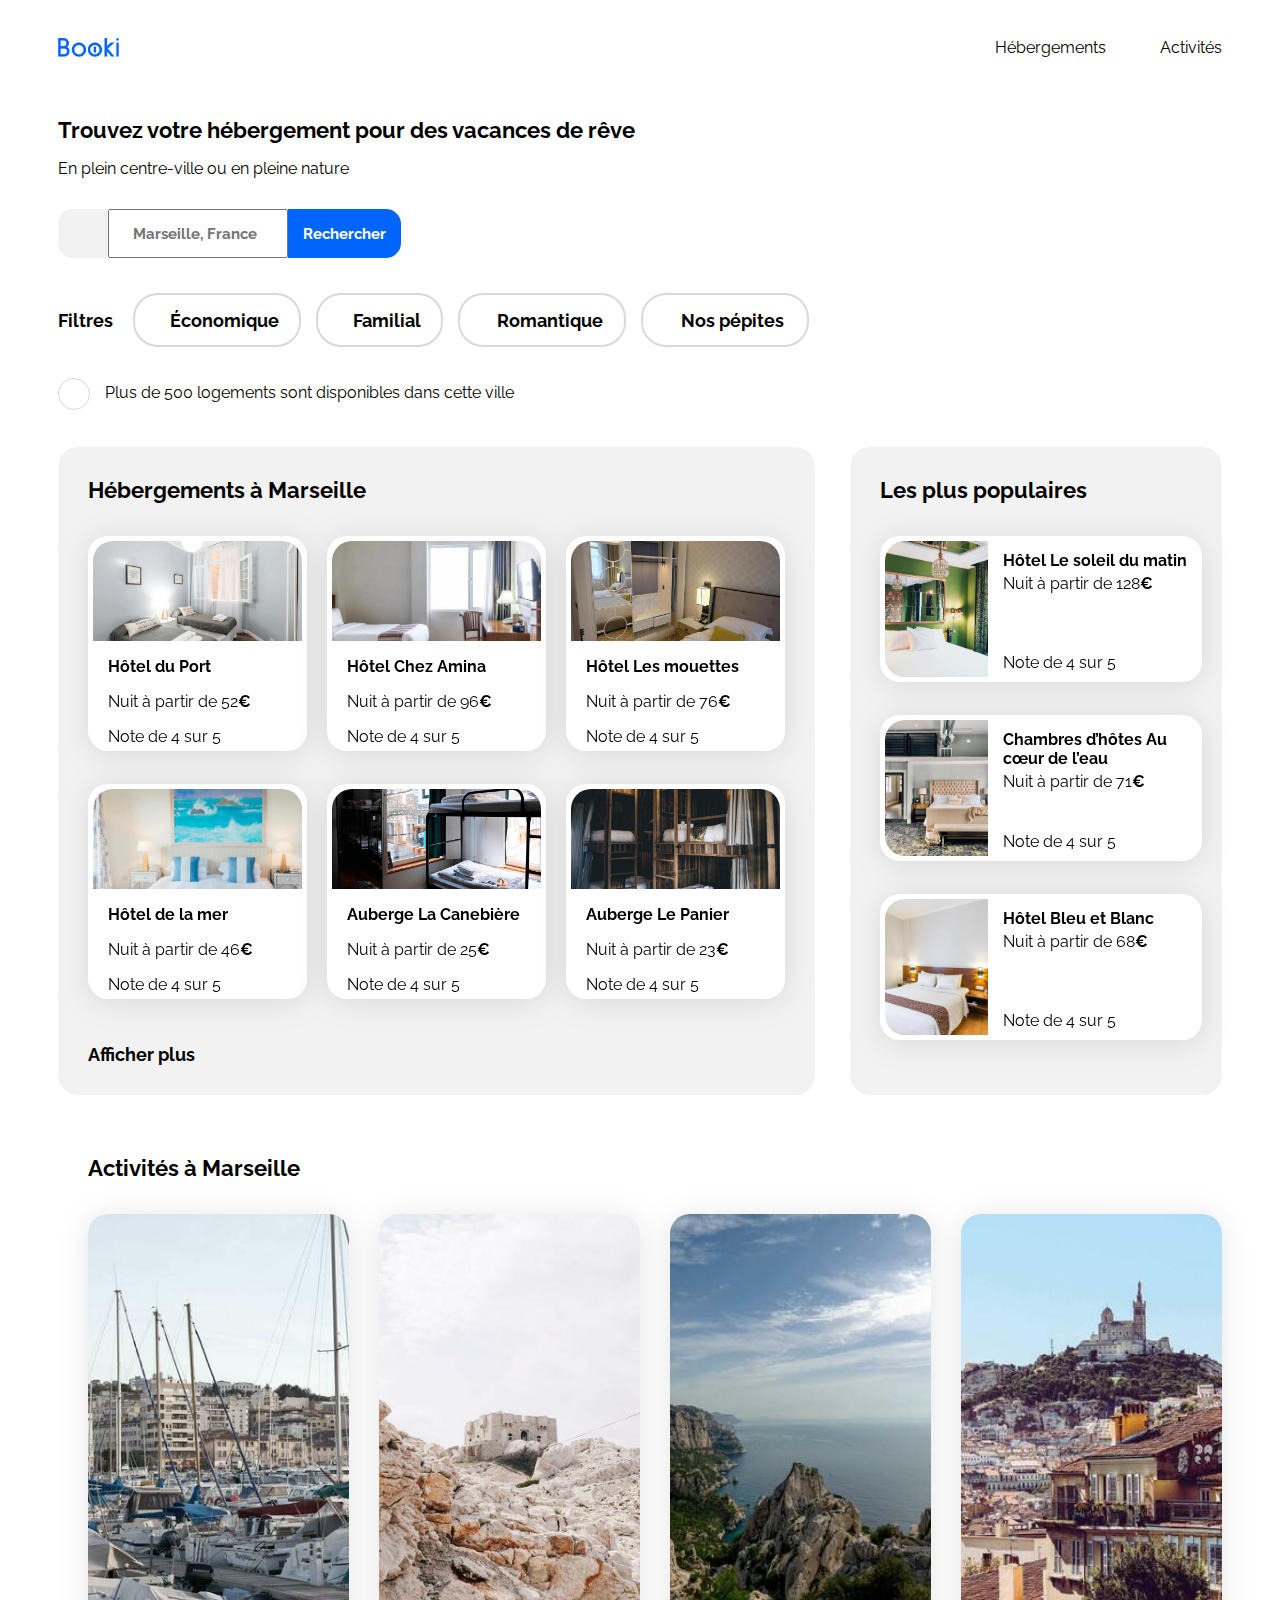
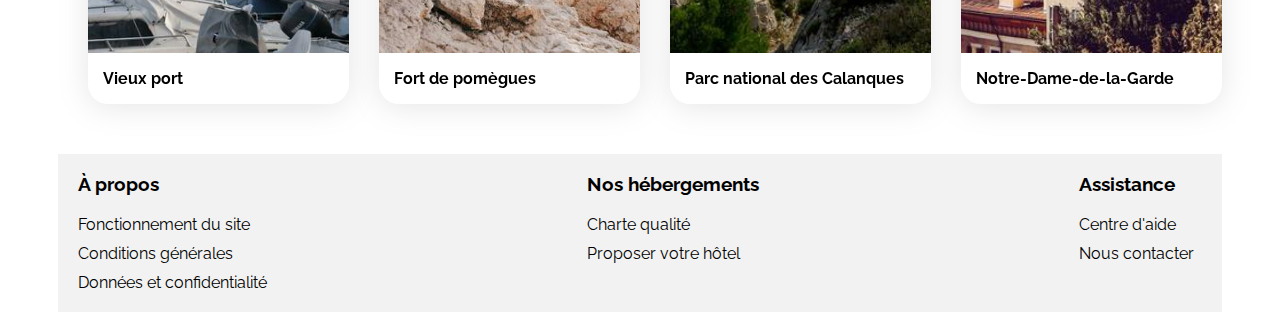
<file: index.html>
<!DOCTYPE html>
<html lang="fr">

<head>
    <meta charset="UTF-8">
    <meta name="viewport" content="width=device-width, initial-scale=1.0">
    <title>Booki</title>
    <link rel="preconnect" href="https://fonts.googleapis.com">
    <link rel="preconnect" href="https://fonts.gstatic.com" crossorigin>
    <link href="https://fonts.googleapis.com/css2?family=Raleway:wght@400;500;700&display=swap" rel="stylesheet">
    <link rel="stylesheet" href="https://cdnjs.cloudflare.com/ajax/libs/font-awesome/6.2.1/css/all.min.css"
        integrity="sha512-MV7K8+y+gLIBoVD59lQIYicR65iaqukzvf/nwasF0nqhPay5w/9lJmVM2hMDcnK1OnMGCdVK+iQrJ7lzPJQd1w=="
        crossorigin="anonymous" referrerpolicy="no-referrer" />
    <link rel="stylesheet" href="css/style.css">
</head>

<body>
    <header >
        
        <nav>
            <img src="images/logo/Booki.png" alt="Logobooki">
            
            <div>
                <a href="#ancre-hebergement" class="hebergenav"> Hébergements</a>

                <a href="#ancre-activites" class="activnav"> Activités</a>
            </div>
        </nav>
    </header>
    <main>
        <div class="main-container"> 
            <div class="formulaire-de-recherche">
                <section class="trouvez-votre-hebergement">
                
                        <h1 class="section-title">Trouvez votre hébergement pour des vacances de rêve</h1>
                        <p class="card-subtitle "> En plein centre-ville ou en pleine nature</p> 
                    
                </section>
            
                <form>
                    <div class="barre-de-recherche">
                        <div class="container-logo">
                            <i class="fa-solid fa-location-dot"></i>
                        </div>
                        <input type="search" placeholder="Marseille, France">
                        <button class="bouton-recherche"><span>Rechercher</span> <i class="fa-solid fa-magnifying-glass" style="color: #ffffff;"></i> </button>
                    </div>
                </form>
               
                <section class="filtres-infogroup">
                  
                        <div class="filtre-text"></div>
                        <h2 class="filtre-text">Filtres</h2>
                    
                    <div class="div-filtres">
                        
                        <div class="filtre-eco">
                        <i class="fa-solid fa-money-bill-wave"></i>
                        <h3 class="filtre-subtitle">Économique</h3>
                        </div>

                        <div class="filtre-famille">
                        <i class="fa-solid fa-person"></i>
                        <h3 class="filtre-subtitle">Familial</h3>
                        </div>

                        <div class="filtre-romantique">
                        <i class="fa-solid fa-heart"></i>
                        <h3 class="filtre-subtitle">Romantique</h3>
                        </div>

                        <div class="filtre-pepite">
                        <i class="fa-solid fa-fire"></i>
                        <h3 class="filtre-subtitle">Nos <span>pépites</span></h3>
                        </div>      
                    </div>    
                        
                </section>
                
                <div class="informations">
                    <div> <i class="fa-solid fa-info" ></i></div>
                    <p class="card-subtitle">Plus de 500 logements sont disponibles dans cette ville</p>
                       
                </div>

            </div>
            
            <div class="hebergements-and-populaires">
                <section class="hebergements">
                    <div class="hebergements-title">
                        <h2 class="section-title" id="ancre-hebergement">Hébergements à Marseille</h2>
                    </div>
            
                    <div class="hebergements-card">
                        <a href="#">
                            <article class="card2">
                                <img class="card2-img" src="./images/hebergements/fred-kleber.jpg" alt="Image de l'hotel du port montrant deux lit">
                                <div class="card-content">
                                    <div class="card-txt">
                                        <h3 class="card-title">Hôtel du Port</h3>
                                        <p class="card-subtitle">Nuit à partir de 52<span class="euro">€</span></p>
                                    </div>
                                    <div class="card-rating">
                                        <i class="fa-xs fa-solid fa-star" aria-hidden="true"></i>
                                        <i class="fa-xs fa-solid fa-star" aria-hidden="true"></i>
                                        <i class="fa-xs fa-solid fa-star" aria-hidden="true"></i>
                                        <i class="fa-xs fa-solid fa-star" aria-hidden="true"></i>
                                        <i class="fa-xs fa-solid fa-star neutral-star" aria-hidden="true"></i>
                                        <span class="sr-only">Note de 4 sur 5</span>
                                    </div>
                                </div>
                            </article>
                        </a>

                        <a href="#">
                            <article class="card2">
                                <img class="card2-img" src="./images/hebergements/febrian-zakaria.jpg" alt="Image de l'hotel chez anima montrant deux lit">
                                <div class="card-content">
                                    <div class="card-txt">
                                        <h3 class="card-title">Hôtel Chez Amina</h3>
                                        <p class="card-subtitle">Nuit à partir de 96<span class="euro">€</span></p>
                                    </div>
                                    <div class="card-rating">
                                        <i class="fa-xs fa-solid fa-star" aria-hidden="true"></i>
                                        <i class="fa-xs fa-solid fa-star" aria-hidden="true"></i>
                                        <i class="fa-xs fa-solid fa-star" aria-hidden="true"></i>
                                        <i class="fa-xs fa-solid fa-star" aria-hidden="true"></i>
                                        <i class="fa-xs fa-solid fa-star neutral-star" aria-hidden="true"></i>
                                        <span class="sr-only">Note de 4 sur 5</span>
                                    </div>
                                </div>
                            </article>
                        </a>

                        <a href="#">
                            <article class="card2">
                                <img class="card2-img" src="./images/hebergements/reisetopia.jpg" alt="Image de l'hotel les mouettes montrant deux lit">
                                <div class="card-content">
                                    <div class="card-txt">
                                        <h3 class="card-title">Hôtel Les mouettes</h3>
                                        <p class="card-subtitle">Nuit à partir de 76<span class="euro">€</span></p>
                                    </div>
                                    <div class="card-rating">
                                        <i class="fa-xs fa-solid fa-star" aria-hidden="true"></i>
                                        <i class="fa-xs fa-solid fa-star" aria-hidden="true"></i>
                                        <i class="fa-xs fa-solid fa-star" aria-hidden="true"></i>
                                        <i class="fa-xs fa-solid fa-star" aria-hidden="true"></i>
                                        <i class="fa-xs fa-solid fa-star neutral-star" aria-hidden="true"></i>
                                        <span class="sr-only">Note de 4 sur 5</span>
                                    </div>
                                </div>
                            </article>
                        </a>
                    </div>
                    <div class="hebergements-card2">
                        <a href="#">
                            <article class="card2">
                                <img class="card2-img" src="./images/hebergements/annie-spratt.jpg" alt="Image de l'hotel de la mer montrant un lit">
                                <div class="card-content">
                                    <div class="card-txt">
                                        <h3 class="card-title">Hôtel de la mer</h3>
                                        <p class="card-subtitle">Nuit à partir de 46<span class="euro">€</span></p>
                                    </div>
                                    <div class="card-rating">
                                        <i class="fa-xs fa-solid fa-star" aria-hidden="true"></i>
                                        <i class="fa-xs fa-solid fa-star" aria-hidden="true"></i>
                                        <i class="fa-xs fa-solid fa-star" aria-hidden="true"></i>
                                        <i class="fa-xs fa-solid fa-star" aria-hidden="true"></i>
                                        <i class="fa-xs fa-solid fa-star neutral-star" aria-hidden="true"></i>
                                        <span class="sr-only">Note de 4 sur 5</span>
                                    </div>
                                </div>
                            </article>
                        </a>

                        <a href="#">
                            <article class="card2">
                                <img class="card2-img" src="./images/hebergements/marcus-loke.jpg" alt="Image de l'auberge la canebiere montrant deux lit">
                                <div class="card-content">
                                    <div class="card-txt">
                                        <h3 class="card-title">Auberge La Canebière</h3>
                                        <p class="card-subtitle">Nuit à partir de 25<span class="euro">€</span></p>
                                    </div>
                                    <div class="card-rating">
                                        <i class="fa-xs fa-solid fa-star" aria-hidden="true"></i>
                                        <i class="fa-xs fa-solid fa-star" aria-hidden="true"></i>
                                        <i class="fa-xs fa-solid fa-star" aria-hidden="true"></i>
                                        <i class="fa-xs fa-solid fa-star" aria-hidden="true"></i>
                                        <i class="fa-xs fa-solid fa-star neutral-star" aria-hidden="true"></i>
                                        <span class="sr-only">Note de 4 sur 5</span>
                                    </div>
                                </div>
                            </article>
                        </a>

                        <a href="#">
                            <article class="card2">
                                <img class="card2-img" src="./images/hebergements/nicate-lee.jpg" alt="Image de l'auberge le panier montrant plusieurs lits">
                                <div class="card-content">
                                    <div class="card-txt">
                                        <h3 class="card-title">Auberge Le Panier</h3>
                                        <p class="card-subtitle">Nuit à partir de 23<span class="euro">€</span></p>
                                    </div>
                                    <div class="card-rating">
                                        <i class="fa-xs fa-solid fa-star" aria-hidden="true"></i>
                                        <i class="fa-xs fa-solid fa-star" aria-hidden="true"></i>
                                        <i class="fa-xs fa-solid fa-star" aria-hidden="true"></i>
                                        <i class="fa-xs fa-solid fa-star" aria-hidden="true"></i>
                                        <i class="fa-xs fa-solid fa-star neutral-star" aria-hidden="true"></i>
                                        <span class="sr-only">Note de 4 sur 5</span>
                                    </div>
                                </div>
                            </article>
                        </a>
                    </div>             
                    <div class="Affichez-plus-text">
                        <a href="#" class="affichez-plus-text">Afficher plus</a>
                    </div>
                </section>

                <section class="populaires">
                    <div class="populaires-title">
                        <h2 class="section-title">Les plus populaires</h2>
                        <i class="fa-solid fa-chart-line" aria-hidden="true"></i>
                    </div>
                    <div class="populaires-cards">
                        <a href="#">
                            <article class="card">
                                <img src="./images/hebergements/emile-guillemot.jpg" alt="Image de la chambre d'hôtel montrant un lit">
                                <div class="card-content">
                                    <div class="card-txt">
                                        <h3 class="card-title">Hôtel Le soleil du matin</h3>
                                        <p class="card-subtitle">Nuit à partir de 128<span class="euro">€</span></p>
                                    </div>
                                    <div class="card-rating">
                                        <i class="fa-xs fa-solid fa-star" aria-hidden="true"></i>
                                        <i class="fa-xs fa-solid fa-star" aria-hidden="true"></i>
                                        <i class="fa-xs fa-solid fa-star" aria-hidden="true"></i>
                                        <i class="fa-xs fa-solid fa-star" aria-hidden="true"></i>
                                        <i class="fa-xs fa-solid fa-star neutral-star" aria-hidden="true"></i>
                                        <span class="sr-only">Note de 4 sur 5</span>
                                    </div>
                                </div>
                            </article>
                        </a>
                        <a href="#">
                            <article class="card">
                                <img src="./images/hebergements/aw-creative.jpg" alt="Image de la chambre d'hôtel montrant un lit">
                                <div class="card-content">
                                    <div class="card-txt">
                                        <h3 class="card-title">Chambres d’hôtes Au cœur de l’eau</h3>
                                        <p class="card-subtitle">Nuit à partir de 71<span class="euro">€</span></p>
                                    </div>
                                    <div class="card-rating">
                                        <i class="fa-xs fa-solid fa-star" aria-hidden="true"></i>
                                        <i class="fa-xs fa-solid fa-star" aria-hidden="true"></i>
                                        <i class="fa-xs fa-solid fa-star" aria-hidden="true"></i>
                                        <i class="fa-xs fa-solid fa-star" aria-hidden="true"></i>
                                        <i class="fa-xs fa-solid fa-star neutral-star" aria-hidden="true"></i>
                                        <span class="sr-only">Note de 4 sur 5</span>
                                    </div>
                                </div>
                            </article>
                        </a>
                        <a href="#">
                            <article class="card">
                                <img src="./images/hebergements/febrian-zakaria2.jpg" alt="Image de la chambre d'hôtel montrant un lit">
                                <div class="card-content">
                                    <div class="card-txt">
                                        <h3 class="card-title">Hôtel Bleu et Blanc</h3>
                                        <p class="card-subtitle">Nuit à partir de 68<span class="euro">€</span></p>
                                    </div>
                                    <div class="card-rating">
                                        <i class="fa-xs fa-solid fa-star" aria-hidden="true"></i>
                                        <i class="fa-xs fa-solid fa-star" aria-hidden="true"></i>
                                        <i class="fa-xs fa-solid fa-star" aria-hidden="true"></i>
                                        <i class="fa-xs fa-solid fa-star" aria-hidden="true"></i>
                                        <i class="fa-xs fa-solid fa-star neutral-star" aria-hidden="true"></i>
                                        <span class="sr-only">Note de 4 sur 5</span>
                                    </div>
                                </div>
                            </article>
                        </a>
                    </div>
                </section>
            </div>
        

            <div class="activites-a-marseille">
                <section class="activites-a-marseille">
                    <div class="activites-title">
                        <h2 class="section-title" id="ancre-activites">Activités à Marseille</h2>
                    </div>

                    <div class="activites-card">
                        <a href="#">
                            <article class="card-activites">
                                <img class="card-activite-img" src="./images/activites/reno-laithienne.jpg" alt="image du port de marseille">
                                <div class="card-content">
                                    <div class="card-txt">
                                        <h3 class="card-title">Vieux port</h3>
                                    </div>
                                </div>
                            </article>
                        </a>

                        <a href="#">
                            <article class="card-activites">
                                <img class="card-activite-img" src="./images/activites/paul-hermann.jpg" alt="image du fort de pomegues">
                                <div class="card-content">
                                    <div class="card-txt">
                                        <h3 class="card-title">Fort de pomègues</h3>
                                    </div>
                                </div>
                            </article>
                        </a>

                        <a href="#">
                            <article class="card-activites">
                                <img class="card-activite-img" src="./images/activites/kilyan-sockalingum.jpg" alt="image du parc national des calanques">
                                <div class="card-content">
                                    <div class="card-txt">
                                        <h3 class="card-title">Parc national des Calanques</h3>
                                    </div>
                                </div>
                            </article>
                        </a>

                        <a href="#">
                            <article class="card-activites">
                                <img class="card-activite-img" src="./images/activites/florian-wehde.jpg" alt="image de notre dame de la garde">
                                <div class="card-content">
                                    <div class="card-txt">
                                        <h3 class="card-title">Notre-Dame-de-la-Garde</h3>
                                    </div>
                                </div>
                            </article>
                        </a>
                    </div>
                </section>
            </div>
        </div>
    </main>
    <footer>
        <div class="main-container"> 

            <nav class="conteneur-pdp">
                <section class="a-propos">
               
                    <h3 class="title-pdp">À propos</h3>
                    <a href="#" class="pdp-subtitle">Fonctionnement du site</a>
                    <a href="#" class="pdp-subtitle">Conditions générales</a>
                    <a href="#" class="pdp-subtitle">Données et confidentialité</a>
           
                </section>

                <section class="nos-hebergements">
          
                    <h3 class="title-pdp">Nos hébergements</h3>
                    <a href="#" class="pdp-subtitle">Charte qualité</a>
                    <a href="#" class="pdp-subtitle">Proposer votre hôtel</a>
            
                </section>
            
                <section class="assistance">
              
                    <h3 class="title-pdp">Assistance</h3>
                    <a href="#" class="pdp-subtitle">Centre d'aide</a>
                    <a href="#" class="pdp-subtitle">Nous contacter</a>
            
                </section>
            </nav>
        </div>
    </footer>
    
</body>

</html>
</file>
<file: css/style.css>
/****** General ***********/
* {
    font-family: 'Raleway', sans-serif;
}

:root {
    --main-color: #0065FC;
    --main-bg-color: #F2F2F2;
    --filter-bg-color: #DEEBFF;
}

.fa-solid {
    color: var(--main-color);
}

body {
    display: flex;
    flex-direction: column;
    justify-content: center;
}

.main-container {
    width: 100%;
    max-width: 1440px;
    padding: 0 50px;
    box-sizing: border-box;
    margin: auto;
}

a {
    color: inherit;
    text-decoration: none;
}

.section-title {
    margin: 0;
    font-size: 22px;
}

.card {
    display: flex;
    width: 100%;

    background-color: white;
    border-radius: 20px;
    padding: 5px;
    filter: drop-shadow(0px 3px 15px rgba(0, 0, 0, 0.1));
}

.card img {
    object-fit: cover;
}

.card-title {
    font-size: 16px;
}

.euro {
    font-weight: 700;
}

.neutral-star {
    color: var(--main-bg-color)
}

/****** HEADER ***********/

header {
    width: 100%;
    max-width: 1440px;
    padding: 0 50px;
    box-sizing: border-box;
    margin: auto;
}

header img {
    width: 61.09px;
    height: 19px;
    padding-top: 30px;
    padding-bottom: 30px;

}

.activnav {
    margin-left: 50px;
}

header nav {
    display: flex;
    flex-direction: row;
    align-items: center;
    justify-content: space-between;
    margin-bottom: 30px;

}

header nav a {
    padding-top: 30px;
}

.hebergenav:hover {
    border-top: 2px #0065FC solid;
    color: #0065FC;

}

.activnav:hover {
    border-top: 2px #0065FC solid;
    color: #0065FC;
}


/********Information*****************/

.trouvez-votre-hebergement-title {
    display: flex;
    justify-content: space-between;
    align-items: center;
}

/***********Recherche***************/

.fa-location-dot {
    font-size: 20px;
    color: black
}

.barre-de-recherche {
    display: flex;
    flex-direction: row;
    padding-top: 15px;
    padding-bottom: 15px;
    width: auto;


}

.barre-de-recherche input {
    font-size: 15px;
    text-align: center;
}


.container-logo {
    display: flex;
    justify-content: center;
    align-items: center;
    background-color: #F2F2F2;
    width: 50px;
    height: 49px;
    border-top-left-radius: 15px;
    border-bottom-left-radius: 15px;

}

.bouton-recherche {


    border: 1px;
    display: inline-block;
    border-top-right-radius: 15px;
    border-bottom-right-radius: 15px;
    color: white;
    background-color: #0065FC;
    font-size: 15px;
    font-weight: bold;
    padding-left: 15px;
    padding-right: 15px;

}

.bouton-recherche i {
    display: none;
}



input {
    width: 180px;
    height: 49px;
    padding-left: 10px;
    font-size: 18px;
    font-weight: bold;
    font-family: "Raleway";
}

/*****************Filtres****************/

.filtres-infogroup {
    display: flex;
    flex-direction: row;
    margin-top: 20px;
    margin-bottom: 20px;


}

.filtres-title {
    display: flex;
    justify-content: space-between;
    align-items: center;
}

.filtre-subtitle {
    font-size: 18px;
    font-weight: bold;
}

.filtre-text {
    display: flex;
    flex-direction: row;
    align-items: center;
    font-size: 18px;
    font-weight: bold;
}

.div-filtres {
    display: grid;
    grid-template-columns: 1fr 0.75fr 1fr 1fr;
    gap: 15px;
    margin-left: 20px;
}

.div-filtres div {
    display: flex;
    flex-direction: row;
    justify-content: center;
    align-items: center;
    padding : 0 20px;
    gap: 15px;
    width: auto;
    height: 50px;
    border: 2px solid #d9d9d9;
    border-radius: 25px;

}

.informations {
    display: flex;
    flex-direction: row;
    width: auto;
    height: 50px;
    margin-bottom: 30px;
    justify-content: flex-start;

    align-items: center;


}

.fa-info {
    display: flex;
    flex-direction: row;
    align-items: center;
    width: 30px;
    height: 30px;
    text-align: center;
    justify-content: center;
    border: 1px solid;
    border-color: #d9d9d9;
    border-radius: 50px;
    margin-top: 15px;
    margin-bottom: 12px;
    margin-right: 15px;
    color: #0000ff;
}

.filtre-eco:hover {
    background-color: #DEEBFF;
}

.filtre-famille:hover {
    background-color: #DEEBFF;
}

.filtre-romantique:hover {
    background-color: #DEEBFF;
}

.filtre-pepite:hover {
    background-color: #DEEBFF;
}



/****** Hebergements And Populaires ***********/
.hebergements-and-populaires {
    display: flex;
    justify-content: space-between;
}

.hebergements-and-populaires section {

    border-radius: 20px;
    padding: 30px;
    box-sizing: border-box;
}

/****** Hebergements ***********/
.hebergements {
    width: 65%;
    background-color: var(--main-bg-color);
}

.hebergements-card {
    display: flex;
    flex-direction: row;
    justify-content: space-between;
    gap: 20px;
}

.hebergements-card a {
    flex: 1;

}

.card2 {
    display: flex;
    flex-direction: column;
}

.card2 img {
    display: flex;
    width: 100%;
    height: 100px;
    border-top-left-radius: 20px;
    border-top-right-radius: 20px;
    object-fit: cover;

}

.card2 {
    background-color: white;
    border-radius: 20px;
    padding: 5px;
    filter: drop-shadow(0px 3px 15px rgba(0, 0, 0, 0.1));

}

.hebergements-card .card2 {
    display: flex;
    margin-top: 33px;
}

.hebergements-card .card-content {
    padding-left: 15px;

}

.hebergements-card2 {
    display: flex;
    flex-direction: row;
    justify-content: space-between;
    margin-top: 33px;
    gap: 20px;
}

.hebergements-card2 a {
    flex: 1;
}

.hebergements-card2 .card-content {
    padding-left: 15px;
}

.affichez-plus-text {
    display: flex;
    flex-direction: row;
    align-items: center;
    font-size: 18px;
    font-weight: bold;
    margin-top: 45px;
}

/****** Populaires ***********/
.populaires {
    width: 32%;
    background-color: var(--main-bg-color);
}

.populaires-title {
    display: flex;
    justify-content: space-between;
    align-items: center;
}

.populaires-cards .card {
    display: flex;
    margin-top: 33px;
}

.populaires-cards img {
    width: 33%;
    height: 136px;
    border-top-left-radius: 20px;
    border-bottom-left-radius: 20px;
}

.populaires-cards .card-content {
    width: 67%;
    padding-left: 15px;
    display: flex;
    flex-direction: column;
    justify-content: space-between;
    box-sizing: border-box;
}


.populaires-cards .card-title {
    margin-top: 10px;
    margin-bottom: 4px;
}

.populaires-cards .card-subtitle {
    margin: 0;
}

.populaires-cards .card-rating {
    margin-bottom: 5px;
}


/****** Activités ***********/

.activites-a-marseille {
    margin-top: 60px;
    margin-left: 15px;
}


.activites-card {
    display: flex;
    flex-direction: row;
    justify-content: space-between;
    gap: 30px;
}

.activites-card a {
    flex: 1;
}

.card-activites {
    display: flex;
    flex-direction: column;
}



.card-activites img {
    display: flex;
    width: 100%;
    height: 439px;
    border-top-left-radius: 20px;
    border-top-right-radius: 20px;
    object-fit: cover;

}

.card-activites {
    background-color: white;
    border-radius: 20px;
    filter: drop-shadow(0px 3px 15px rgba(0, 0, 0, 0.1));
    margin-top: 33px;

}

.card-activites .card-content {
    padding-left: 15px;
}

/****** Footer ***********/


.conteneur-pdp {
    display: flex;
    width: auto;
    max-width: 1440px;
    height: 100%;
    margin-top: 50px;
    flex-direction: row;
    background-color: #F2F2F2;
    justify-content: flex-start;
    gap: 300px;
    padding-bottom: 20px;


}

.a-propos {
    display: flex;
    flex-direction: column;

}

.nos-hebergements {
    display: flex;
    flex-direction: column;
}

.assistance {
    display: flex;
    flex-direction: column;

}

.title-pdp {
    margin-bottom: 10px;
    margin-left: 20px;
}

.pdp-subtitle {
    margin-left: 20px;
    margin-top: 10px;
}



/* Le code ci-dessous correspond à la version responsive uniquement */

/****** Media queries ***********/
/* Medium devices (tablets, less/equal than 1024px) */
@media (max-width: 1024px) {


    .hebergements-and-populaires {
        flex-direction: column;
    }

    .hebergements {
        width: 100%;
    }

    .populaires {
        width: 100%;
        margin-top: 50px;
    }

    .populaires-cards {
        display: flex;
        flex-direction: row;
        justify-content: space-between;
    }

    .div-filtres {
        margin-right: auto;
        margin-left:auto;
    }

    .filtres-infogroup {
        display: flex;
        flex-direction: column;
    }

    .populaires-cards a {
        width: 30%;
    }

    .populaires-cards .card-title {
        font-size: 14px;
    }

    .populaires-cards .card-subtitle {
        font-size: 13px;
    }

    .card-activites {
        gap: 15px;
        height: 270px;
    }

    .card-activites img {
        height: 200px;
        ;
        width: 100%;
    }

    .conteneur-pdp {
        gap: 80px;

    }

 
}

/* Small devices (phones, less than 768px) */
@media (max-width: 768px) {

    .main-container {
        padding: 0;
    }

    .hebergenav:hover {
        text-decoration: none;
        border-top: none;


    }

    .activnav:hover {
        text-decoration: none;
        border-top: none;
    }

    header {
        width: 100%;
        padding: 0;
    }


    header nav {
        display: flex;
        flex-direction: column;
        margin-bottom: 15%;
        width: 100%;
    }

    header img {
        justify-content: center;
    }

    header nav div {
        display: flex;
        width: 100%;
        justify-content: center;
    }

    header nav div a {
        flex: 1;
    }

    .hebergenav {
        display: flex;
        justify-content: center;
    }

    header nav a {
        padding-bottom: 15px;
    }



    .activnav {
        display: flex;
        justify-content: center;
    }

    header nav div a:hover {
        border-bottom: 2px #0065FC solid;
    }


    .activnav {
        margin-left: auto;
    }

    .filtre-text {
        padding-left: 10px;
    }

    .div-filtres {
        grid-template-columns: 1fr 1fr;
        gap: 10px;
    }

    .bouton-recherche span {
        display: none;
    }

    input {
        width: calc(100% - 100px);
    }

    .barre-de-recherche {
        width: auto;
        justify-content: center;

    }

    .bouton-recherche {
        border-radius: 15px;
        width: 50px;
        margin-left: -20px;
        box-shadow: 0px 5px 5px grey;
    }

    .bouton-recherche i {
        border: 1px;
        display: inline-block;
        color: white;
        background-color: #0065FC;
        font-size: 18px;
    }


    .populaires {
        margin: auto;
    }

    .populaires-cards {
        flex-direction: column;
    }

    .populaires-cards a {
        width: 100%;
    }


    .populaires {
        order: 1;
    }

    .hebergements {
        order: 2;
        background-color: white;
    }



    .hebergements-card {
        flex-direction: column;
        width: 100%;
    }

    .hebergements-card2 {
        flex-direction: column;
        width: 100%;
        gap: 50px;
        margin-top: 50px;
    }

    .activites-card {
        flex-direction: column;
    }

    .activites-a-marseille {
        margin: 10px;
        margin-top: 30px;
    }

    .activites-card img {
        height: 200px;
        width: 100%;
    }

    .conteneur-pdp {
        flex-direction: column;

    }

    .conteneur-pdp {
        flex-direction: column;
        width: auto;
        gap: 30px;
    }

    
}
</file>
